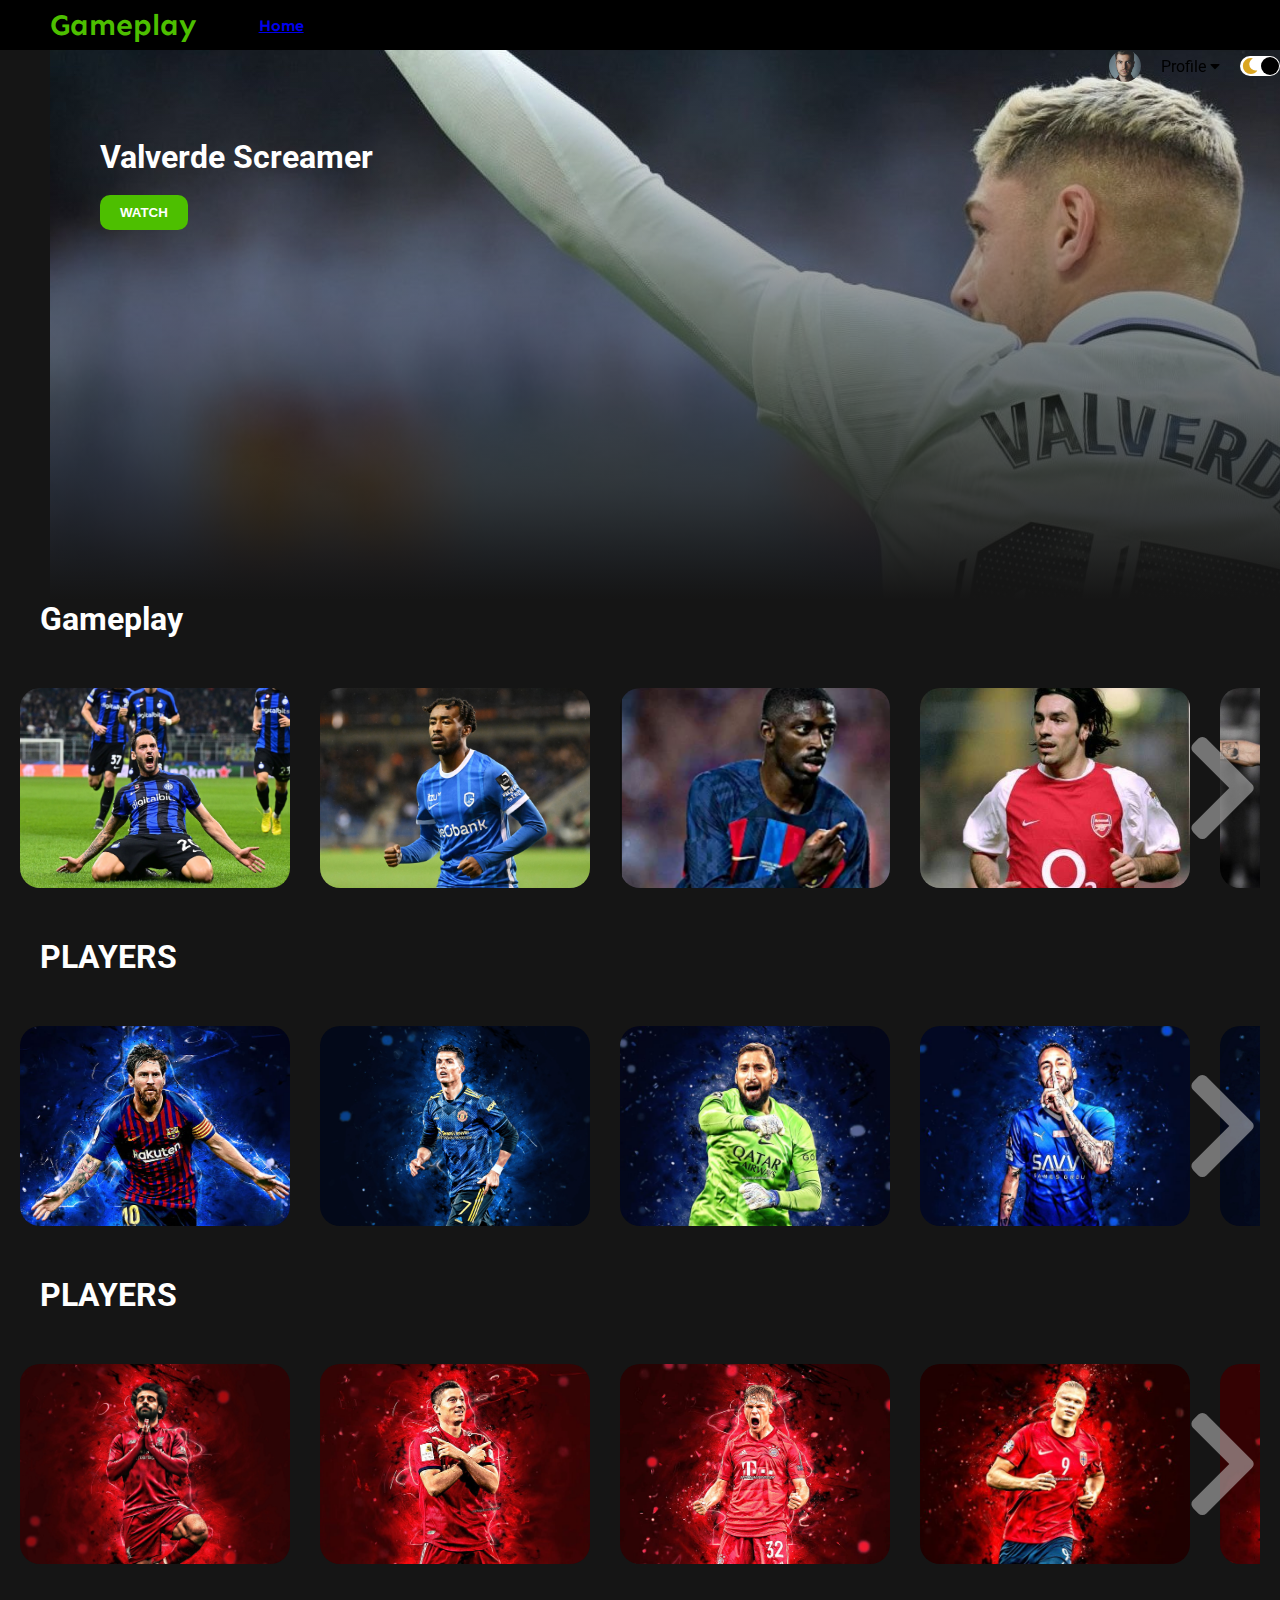
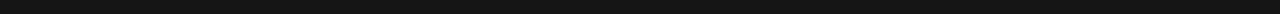
<file: Gameplay/movie-website-master/index.html>
<html lang="en">

<head>
    <meta charset="UTF-8">
    <meta http-equiv="X-UA-Compatible" content="IE=edge">
    <meta name="viewport" content="width=device-width, initial-scale=1.0">
    <link rel="stylesheet" href="style.css">
    <link
        href="https://fonts.googleapis.com/css2?family=Roboto:wght@100;300;400;500;700;900&family=Sen:wght@400;700;800&display=swap"
        rel="stylesheet">
    <link rel="stylesheet" href="https://cdnjs.cloudflare.com/ajax/libs/font-awesome/5.15.2/css/all.min.css">
    <title>Gameplay</title>
</head>

<body>
    <div class="navbar">
        <div class="navbar-container">
            <div class="logo-container">
                <h1 class="logo">Gameplay</h1>
            </div>
            <div class="menu-container">
                <ul class="menu-list">
                    <li class="menu-list-item active"><a href="../../index.html">Home</a></li>
                </ul>
            </div>
            
            </div>
            <div class="profile-container">
                <img class="profile-picture" src="img/profile.jpg" alt="">
                <div class="profile-text-container">
                    <span class="profile-text">Profile</span>
                    <i class="fas fa-caret-down"></i>
                </div>
                <div class="toggle">
                    <i class="fas fa-moon toggle-icon"></i>
                    <i class="fas fa-sun toggle-icon"></i>
                    <div class="toggle-ball"></div>
                </div>
            </div>
        </div>
    </div>
    <div class="container">
        <div class="content-container">
            <div class="featured-content"
                style="background: linear-gradient(to bottom, rgba(0,0,0,0), #151515), url('img/Valverde3.jpg');">
                <h1><br>Valverde Screamer<br></h1>
                <br>
                <button class="featured-button">WATCH</button>
            </div>
        
            <!-- Hidden Video Player -->
            <div class="video-player-container" style="display: none;">
                <video class="video-player" width="100%" controls>
                    <source src="./Videos/Valverde.mp4" type="video/mp4">
                    Your browser does not support the video tag.
                </video>
            </div>
        </div>
        
            <div class="movie-list-container">
                <h1 class="movie-list-title">Gameplay</h1>

                <div class="movie-list-wrapper">
                    <div class="movie-list">
                        <div class="movie-list-item">
                            <img class="movie-list-item-img" src="img/calha.jpg" alt="">
                            <span class="movie-list-item-title">Calhanoglu</span>
                            <p class="movie-list-item-desc">Long Ranger</p>
                                <a href="./Videos/calhanoglu.mp4" target="_blank"><button class="movie-list-item-button">Watch</button></a>
                        </div>
                        <div class="movie-list-item">
                            <img class="movie-list-item-img" src="img/tresor.jpg" alt="">
                            <span class="movie-list-item-title">Mike Tresor</span>
                                <a href="Videos/Tresor.mp4" target="_blank"><button class="movie-list-item-button">Watch</button></a>
                        </div>
                        
                        <div class="movie-list-item">
                            <img class="movie-list-item-img" src="img/dembele.png" alt="">
                            <span class="movie-list-item-title">Dembele</span>
                            <p class="movie-list-item-desc">💀💀</p>
                            <a href="Videos/Dembele.mp4" target="_blank"><button class="movie-list-item-button">Watch</button></a>
                        </div>
                        <div class="movie-list-item">
                            <img class="movie-list-item-img" src="img/pires.jpg" alt="">
                            <span class="movie-list-item-title">R. Pires</span>
                                <a href="Videos/pires.mp4" target="_blank"><button class="movie-list-item-button">Watch</button></a>
                        </div>
                        <div class="movie-list-item">
                            <img class="movie-list-item-img" src="img/pablo.jpg" alt="">
                            <span class="movie-list-item-title">Pablo Vegetti</span>
                                <a href="Videos/pablo.mp4" target="_blank"><button class="movie-list-item-button">Watch</button></a>
                        </div>
                        <div class="movie-list-item">
                            <img class="movie-list-item-img" src="img/case3.jpg" alt="">
                            <span class="movie-list-item-title">Casemiro</span>
                            <p class="movie-list-item-desc">Boom!</p>
                            <a href="Videos/casemiro.mp4" target="_blank"><button class="movie-list-item-button">Watch</button></a>
                        </div>

                        <div class="movie-list-item">
                            <img class="movie-list-item-img" src="img/carlos.jpg" alt="">
                            <span class="movie-list-item-title">Roberto Carlos</span>
                            <p class="movie-list-item-desc">  ️‍🔥🔥
                                ️‍</p>
                                <a href="Videos/Carlos.mp4" target="_blank"><button class="movie-list-item-button">Watch</button></a>
                        </div>
                        
                        
                    </div>
                    <i class="fas fa-chevron-right arrow"></i>
                    
                </div>
            </div>
            <div class="movie-list-container">
                <h1 class="movie-list-title">PLAYERS</h1>
                <div class="movie-list-wrapper">
                    <div class="movie-list">
                        <div class="movie-list-item">
                            <img class="movie-list-item-img" src="img/messi.jpg" alt="">
                            <span class="movie-list-item-title">Messi</span>
                                <a href="" target="_blank"><button class="movie-list-item-button">Watch</button></a>
                        </div>
                        <div class="movie-list-item">
                            <img class="movie-list-item-img" src="img/ronadlo.webp" alt="">
                            <span class="movie-list-item-title">Ronaldo</span>                       
                            <button class="movie-list-item-button">Watch</button>
                        </div>
                        <div class="movie-list-item">
                            <img class="movie-list-item-img" src="img/Donna.jpg" alt="">
                            <span class="movie-list-item-title">Donnarumma</span>
                            <p class="movie-list-item-desc">Best GK</p>
                            <button class="movie-list-item-button">Watch</button>
                        </div>
                        <div class="movie-list-item">
                            <img class="movie-list-item-img" src="img/neymar.jpg" alt="">
                            <span class="movie-list-item-title">Neymar</span>
                            
                            <button class="movie-list-item-button">Watch</button>
                        </div>
                        <div class="movie-list-item">
                            <img class="movie-list-item-img" src="img/Kylian-Mbappé-HD-Wallpaper.jpg" alt="">
                            <span class="movie-list-item-title">Mbappe</span>
                            
                            <button class="movie-list-item-button">Watch</button>
                        </div>
                        <div class="movie-list-item">
                            <img class="movie-list-item-img" src="img/SON.jpg" alt="">
                            <span class="movie-list-item-title">Son Heung-min</span>
                            <button class="movie-list-item-button">Watch</button>
                        </div>
                        <div class="movie-list-item">
                            <img class="movie-list-item-img" src="img/Pavard.jpg" alt="">
                            <span class="movie-list-item-title">Pavard</span>
                                <a href="Videos/Pavard.mp4" target="_blank"><button class="movie-list-item-button">Watch</button></a>
                        </div>
                    </div>
                    <i class="fas fa-chevron-right arrow"></i>
                </div>
            </div>
            
            <div class="movie-list-container">
                <h1 class="movie-list-title">PLAYERS</h1>
                <div class="movie-list-wrapper">
                    <div class="movie-list">
                        <div class="movie-list-item">
                            <img class="movie-list-item-img" src="img/salah.jpg" alt="">
                            <span class="movie-list-item-title">M. salah</span>                       
                            <button class="movie-list-item-button">Watch</button>
                        </div>
                        <div class="movie-list-item">
                            <img class="movie-list-item-img" src="img/lew.jpg" alt="">
                            <span class="movie-list-item-title">Lewandowski</span>
                            <p class="movie-list-item-desc">Best GK</p>
                            <button class="movie-list-item-button">Watch</button>
                        </div>
                        <div class="movie-list-item">
                            <img class="movie-list-item-img" src="img/kimmich.jpg" alt="">
                            <span class="movie-list-item-title">J. Kimmich</span>
                                <a href="Videos/kimmcich.mp4" target="_blank"><button class="movie-list-item-button">Watch</button></a>
                        </div>
                        
                        <div class="movie-list-item">
                            <img class="movie-list-item-img" src="img/haaland.jpg" alt="">
                            <span class="movie-list-item-title">E. Haalanf</span>
                            <button class="movie-list-item-button">Watch</button>
                        </div>
                        <div class="movie-list-item">
                            <img class="movie-list-item-img" src="img/griez.jpg" alt="">
                            <span class="movie-list-item-title">A. Griezmann</span>
                            <button class="movie-list-item-button">Watch</button>
                        </div>
                        <div class="movie-list-item">
                            <img class="movie-list-item-img" src="img/musiala.jpg" alt="">
                            <span class="movie-list-item-title">J. Musiala</span>
                            <button class="movie-list-item-button">Watch</button>
                        </div>
                        <div class="movie-list-item">
                            <img class="movie-list-item-img" src="img/Odegaard.jpg" alt="">
                            <span class="movie-list-item-title">M. Odegaard</span>
                                <a href="Videos/Pavard.mp4" target="_blank"><button class="movie-list-item-button">Watch</button></a>
                        </div>
                    </div>
                    <i class="fas fa-chevron-right arrow"></i>
                </div>
            </div>
        </div>
    </div>
    <script src="app.js"></script>
</body>
</html>
</file>
<file: Gameplay/movie-website-master/style.css>
* {
  margin: 0;
}

body {
  font-family: "Roboto", sans-serif;
}

.navbar {
  width: 100%;
  height: 50px;
  background-color: black;
  position: sticky;
  top: 0;
}

.navbar-container {
  display: flex;
  align-items: center;
  padding: 0 50px;
  height: 100%;
  color: white;
  font-family: "Sen", sans-serif;
}

.logo-container {
  flex: 1;
}

.logo {
  font-size: 30px;
  color: #4dbf00;
}

.menu-container {
  flex: 6;
}

.menu-list {
  display: flex;
  list-style: none;
}

.menu-list-item {
  margin-right: 30px;
}

.menu-list-item.active {
  font-weight: bold;
}
.profile-container {
  flex: 2;
  display: flex;
  align-items: center;
  justify-content: flex-end;
}

.profile-text-container {
  margin: 0 20px;
}

.profile-picture {
  width: 32px;
  height: 32px;
  border-radius: 50%;
  object-fit: cover;
}

.toggle {
  width: 40px;
  height: 20px;
  background-color: white;
  border-radius: 30px;
  display: flex;
  align-items: center;
  justify-content: space-around;
  position: relative;
}

.toggle-icon {
  color: goldenrod;
}

.toggle-ball {
  width: 18px;
  height: 18px;
  background-color: black;
  position: absolute;
  right: 1px;
  border-radius: 50%;
  cursor: pointer;
  transition: 1s ease all;
}

.sidebar {
  width: 50px;
  height: 100%;
  background-color: black;
  position: fixed;
  top: 0;
  display: flex;
  flex-direction: column;
  align-items: center;
  padding-top: 60px;
}

.left-menu-icon {
  color: white;
  font-size: 20px;
  margin-bottom: 40px;
}

.container {
  background-color: #151515;
  min-height: calc(100vh - 50px);
  color: white;
}

.content-container {
  margin-left: 50px;
}

.featured-content {
  height: 50vh;
  padding: 50px;
  background: linear-gradient(to bottom, rgba(0, 0, 0, 0), #151515), url('img/Valverde.jpg');
  background-size: 100% auto; /* Stretches horizontally only */
  background-position: center;
  background-repeat: no-repeat;
}

.featured-title {
  width: 200px;
}

.featured-desc {
  width: 500px;
  color: lightgray;
  margin: 30px 0;
}

.featured-button {
  background-color: #4dbf00;
  color: white;
  padding: 10px 20px;
  border-radius: 10px;
  border: none;
  outline: none;
  font-weight: bold;
}

.movie-list-container {
  padding: 0 20px;
}

.movie-list-wrapper {
  position: relative;
  overflow: hidden;
}

.movie-list {
  display: flex;
  align-items: center;
  height: 300px;
  transform: translateX(0);
  transition: all 1s ease-in-out;
}

.movie-list-item {
  margin-right: 30px;
  position: relative;
}

.movie-list-item:hover .movie-list-item-img {
  transform: scale(1.2);
  margin: 0 30px;
  opacity: 0.5;
}

.movie-list-item:hover .movie-list-item-title,
.movie-list-item:hover .movie-list-item-desc,
.movie-list-item:hover .movie-list-item-button {
  opacity: 1;
}

.movie-list-item-img {
  transition: all 1s ease-in-out;
  width: 270px;
  height: 200px;
  object-fit: cover;
  border-radius: 20px;
}

.movie-list-item-title {
  background-color: #333;
  padding: 0 10px;
  font-size: 32px;
  font-weight: bold;
  position: absolute;
  top: 10%;
  left: 50px;
  opacity: 0;
  transition: 1s all ease-in-out;
}

.movie-list-item-desc {
  background-color: #333;
  padding: 10px;
  font-size: 14px;
  position: absolute;
  top: 30%;
  left: 50px;
  width: 230px;
  opacity: 0;
  transition: 1s all ease-in-out;
}

.movie-list-item-button {
  padding: 10px;
  background-color: #4dbf00;
  color: white;
  border-radius: 10px;
  outline: none;
  border: none;
  cursor: pointer;
  position: absolute;
  bottom: 20px;
  left: 50px;
  opacity: 0;
  transition: 1s all ease-in-out;
}

.arrow {
  font-size: 120px;
  position: absolute;
  top: 90px;
  right: 0;
  color: lightgray;
  opacity: 0.5;
  cursor: pointer;
}

.container.active {
  background-color: white;
}

.movie-list-title.active {
  color: black;
}
.movie-list-title {
  margin-left: 20px; /* Adds space to the left side */
}

.navbar-container.active {
  background-color: white;

  color: black;
}

.sidebar.active{
    background-color: white;
}

.left-menu-icon.active{
    color: black;
}

.toggle.active{
    background-color: black;
}

.toggle-ball.active{
    background-color: white;
    transform: translateX(-20px);
}

@media only screen and (max-width: 940px){
    .menu-container{
        display: none;
    }
}
.video-player-container {
  position: fixed;
  top: 0;
  left: 0;
  width: 100%;
  height: 100%;
  background-color: rgba(0, 0, 0, 0.8); /* Semi-transparent background */
  display: flex;
  justify-content: center;
  align-items: center;
  z-index: 1000;
}

.video-player {
  width: 80%;
  height: auto;
}
</file>
